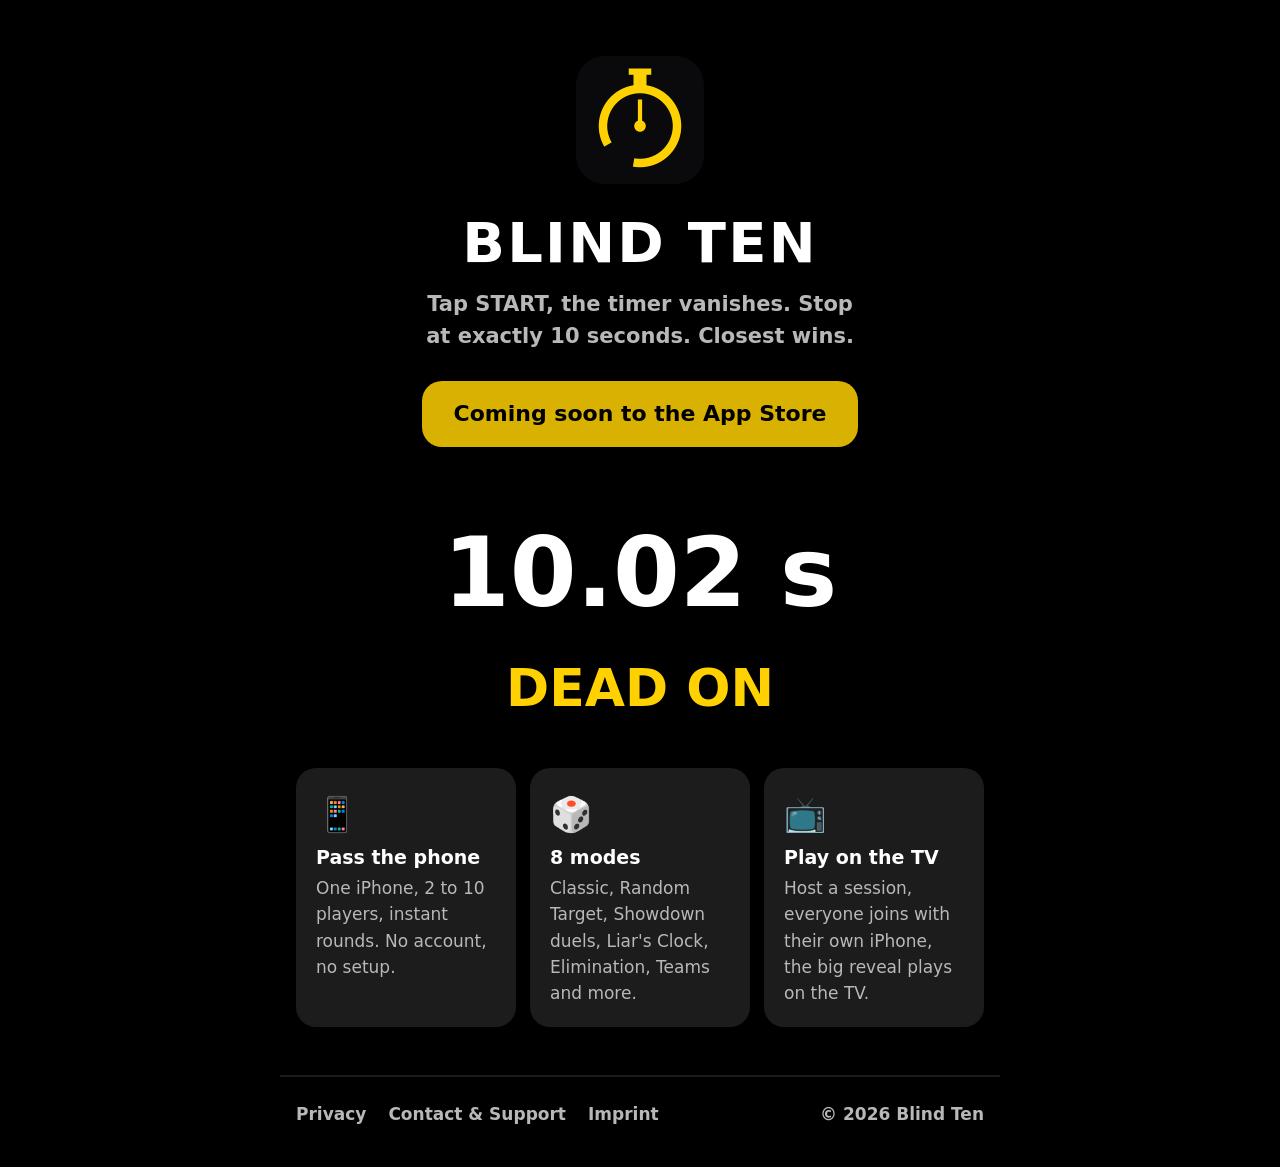
<file: website/index.html>
<!doctype html>
<html lang="en">
<head>
  <meta charset="utf-8">
  <meta name="viewport" content="width=device-width, initial-scale=1">
  <title>Blind Ten – the 10-second party game</title>
  <meta name="description" content="Tap START, the timer vanishes. Stop at exactly 10 seconds. Closest wins. A pass-the-phone party game for iPhone.">
  <link rel="icon" href="assets/favicon.png">
  <link rel="apple-touch-icon" href="assets/apple-touch-icon.png">
  <link rel="stylesheet" href="style.css">
</head>
<body>
  <main>
    <section class="hero">
      <img src="assets/icon.png" alt="">
      <h1>BLIND TEN</h1>
      <p class="tagline">Tap START, the timer vanishes. Stop at exactly 10 seconds. Closest wins.</p>
      <span class="button soon">Coming soon to the App Store</span>
    </section>

    <div class="dead-on" aria-hidden="true">
      <div class="time">10.02 s</div>
      <div class="tier">DEAD ON</div>
    </div>

    <section class="cards">
      <div class="card">
        <span class="big">📱</span>
        <h3>Pass the phone</h3>
        <p>One iPhone, 2 to 10 players, instant rounds. No account, no setup.</p>
      </div>
      <div class="card">
        <span class="big">🎲</span>
        <h3>8 modes</h3>
        <p>Classic, Random Target, Showdown duels, Liar's Clock, Elimination, Teams and more.</p>
      </div>
      <div class="card">
        <span class="big">📺</span>
        <h3>Play on the TV</h3>
        <p>Host a session, everyone joins with their own iPhone, the big reveal plays on the TV.</p>
      </div>
    </section>
  </main>

  <footer>
    <a href="privacy.html">Privacy</a>
    <a href="contact.html">Contact &amp; Support</a>
    <a href="imprint.html">Imprint</a>
    <span class="copy">© 2026 Blind Ten</span>
  </footer>
</body>
</html>
</file>
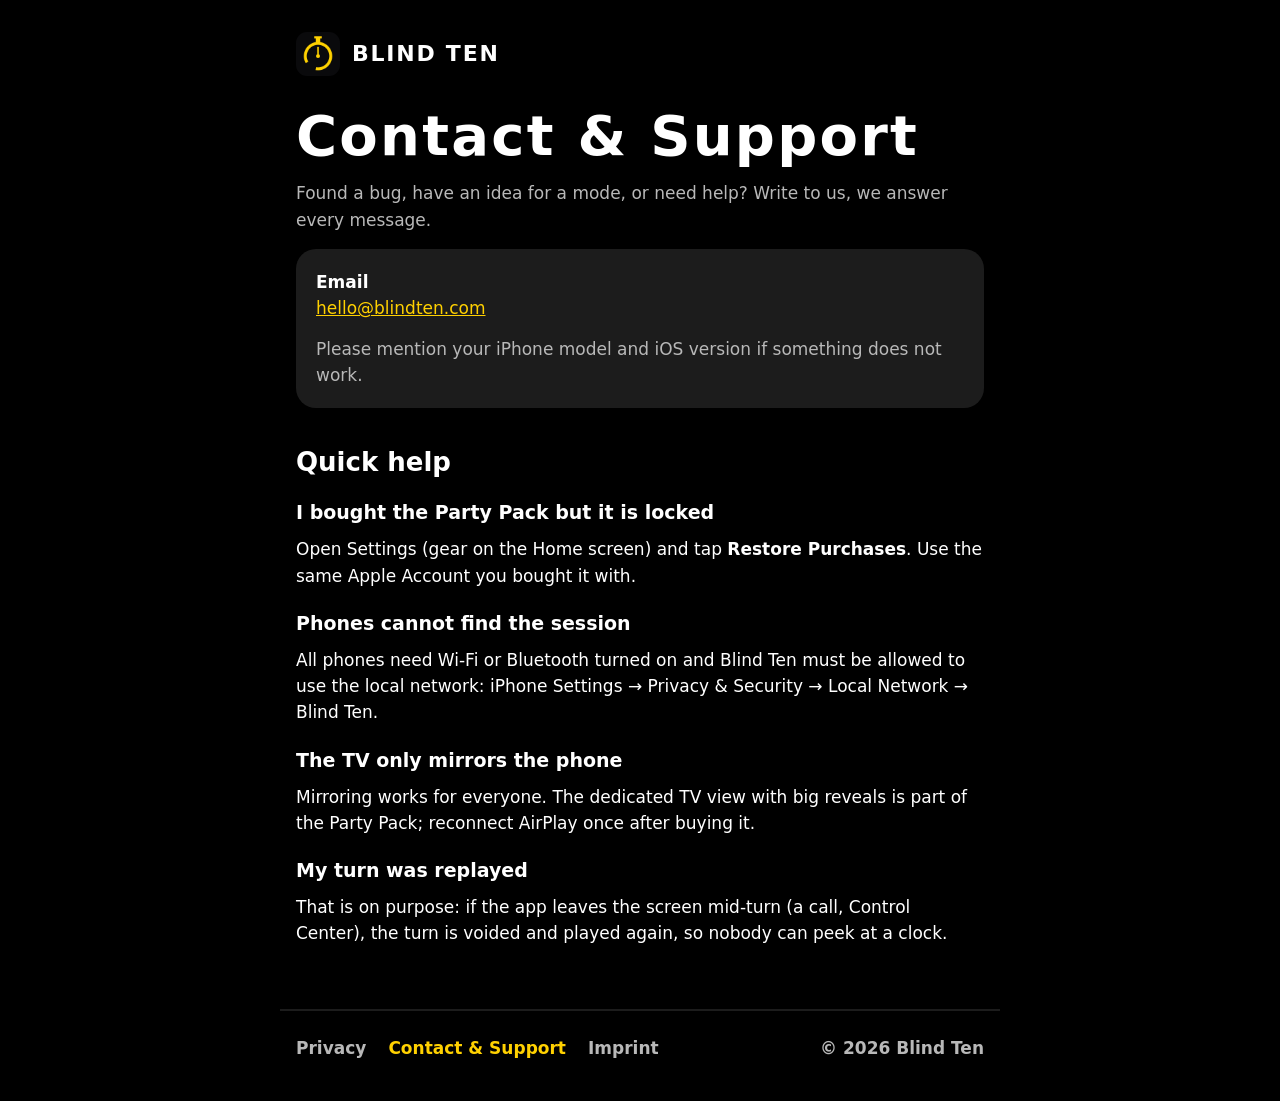
<file: website/contact.html>
<!doctype html>
<html lang="en">
<head>
  <meta charset="utf-8">
  <meta name="viewport" content="width=device-width, initial-scale=1">
  <title>Contact &amp; Support – Blind Ten</title>
  <link rel="icon" href="assets/favicon.png">
  <link rel="apple-touch-icon" href="assets/apple-touch-icon.png">
  <link rel="stylesheet" href="style.css">
</head>
<body>
  <main>
    <a class="brand" href="./"><img src="assets/icon.png" alt="">BLIND TEN</a>
    <h1>Contact &amp; Support</h1>
    <p class="tagline secondary">Found a bug, have an idea for a mode, or need help? Write to us, we answer every message.</p>

    <div class="panel">
      <p><strong>Email</strong><br><a href="mailto:hello@blindten.com?subject=Blind%20Ten">hello@blindten.com</a></p>
      <p class="secondary">Please mention your iPhone model and iOS version if something does not work.</p>
    </div>

    <h2>Quick help</h2>
    <h3>I bought the Party Pack but it is locked</h3>
    <p>Open Settings (gear on the Home screen) and tap <strong>Restore Purchases</strong>. Use the same Apple Account you bought it with.</p>

    <h3>Phones cannot find the session</h3>
    <p>All phones need Wi-Fi or Bluetooth turned on and Blind Ten must be allowed to use the local network: iPhone Settings → Privacy &amp; Security → Local Network → Blind Ten.</p>

    <h3>The TV only mirrors the phone</h3>
    <p>Mirroring works for everyone. The dedicated TV view with big reveals is part of the Party Pack; reconnect AirPlay once after buying it.</p>

    <h3>My turn was replayed</h3>
    <p>That is on purpose: if the app leaves the screen mid-turn (a call, Control Center), the turn is voided and played again, so nobody can peek at a clock.</p>

  </main>

  <footer>
    <a href="privacy.html">Privacy</a>
    <a href="contact.html" aria-current="page">Contact &amp; Support</a>
    <a href="imprint.html">Imprint</a>
    <span class="copy">© 2026 Blind Ten</span>
  </footer>
</body>
</html>
</file>
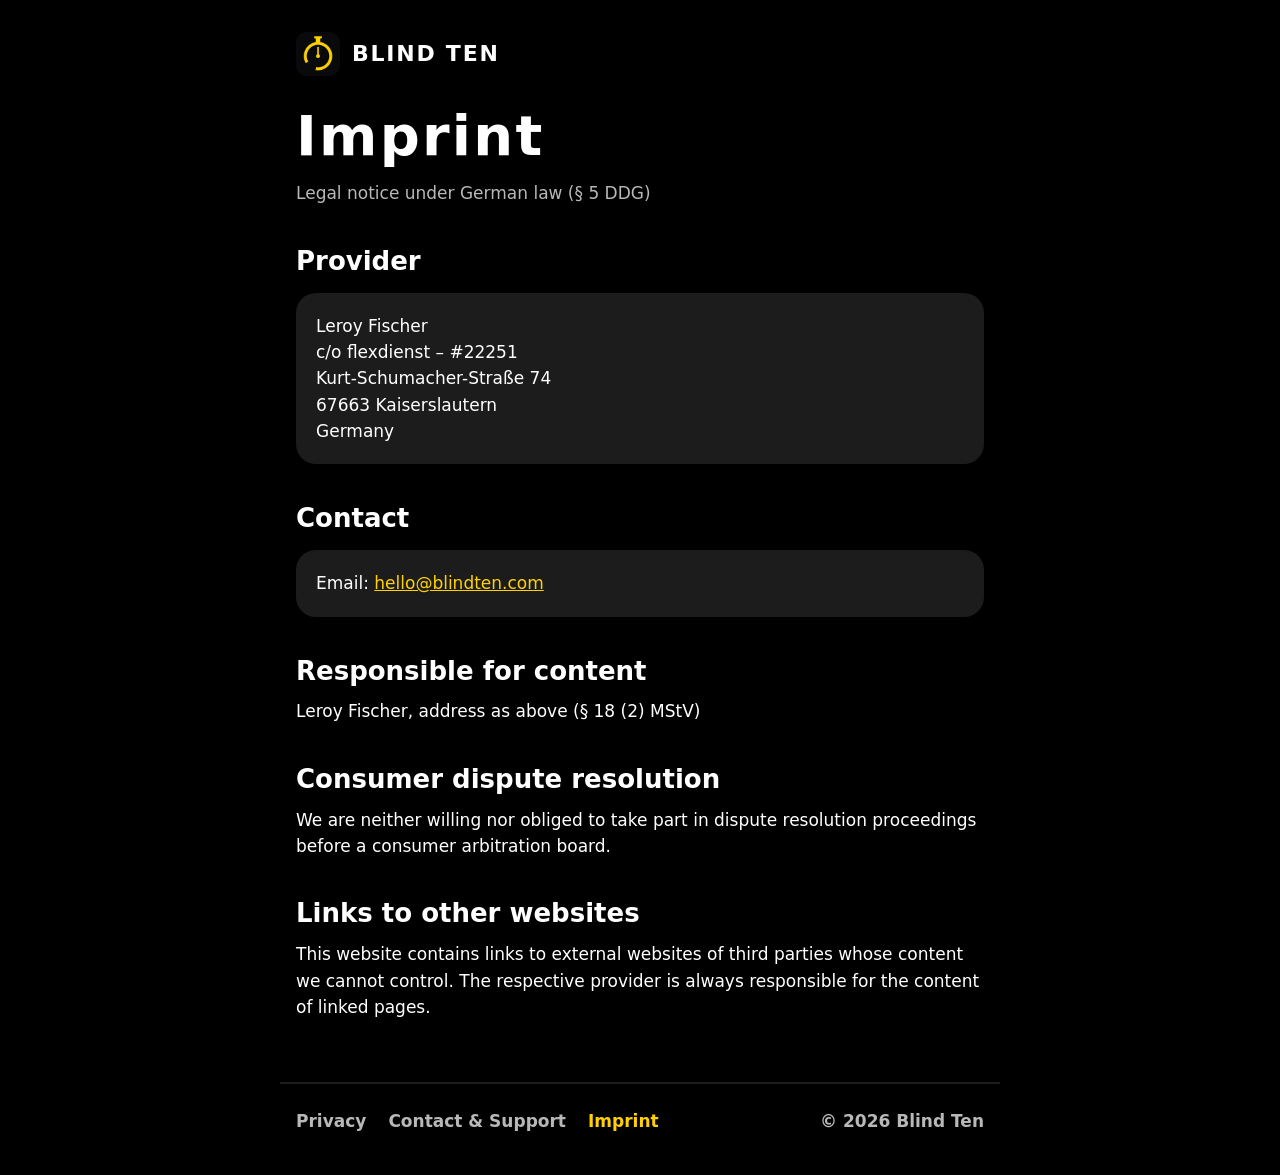
<file: website/imprint.html>
<!doctype html>
<html lang="en">
<head>
  <meta charset="utf-8">
  <meta name="viewport" content="width=device-width, initial-scale=1">
  <title>Imprint – Blind Ten</title>
  <link rel="icon" href="assets/favicon.png">
  <link rel="apple-touch-icon" href="assets/apple-touch-icon.png">
  <link rel="stylesheet" href="style.css">
</head>
<body>
  <main>
    <a class="brand" href="./"><img src="assets/icon.png" alt="">BLIND TEN</a>
    <h1>Imprint</h1>
    <p class="secondary">Legal notice under German law (§ 5 DDG)</p>

    <h2>Provider</h2>
    <div class="panel">
      <p>Leroy Fischer<br>c/o flexdienst – #22251<br>Kurt-Schumacher-Straße 74<br>67663 Kaiserslautern<br>Germany</p>
    </div>

    <h2>Contact</h2>
    <div class="panel">
      <p>Email: <a href="mailto:hello@blindten.com">hello@blindten.com</a></p>
    </div>

    <h2>Responsible for content</h2>
    <p>Leroy Fischer, address as above (§ 18 (2) MStV)</p>

    <h2>Consumer dispute resolution</h2>
    <p>We are neither willing nor obliged to take part in dispute resolution proceedings before a consumer arbitration board.</p>

    <h2>Links to other websites</h2>
    <p>This website contains links to external websites of third parties whose content we cannot control. The respective provider is always responsible for the content of linked pages.</p>
  </main>

  <footer>
    <a href="privacy.html">Privacy</a>
    <a href="contact.html">Contact &amp; Support</a>
    <a href="imprint.html" aria-current="page">Imprint</a>
    <span class="copy">© 2026 Blind Ten</span>
  </footer>
</body>
</html>
</file>
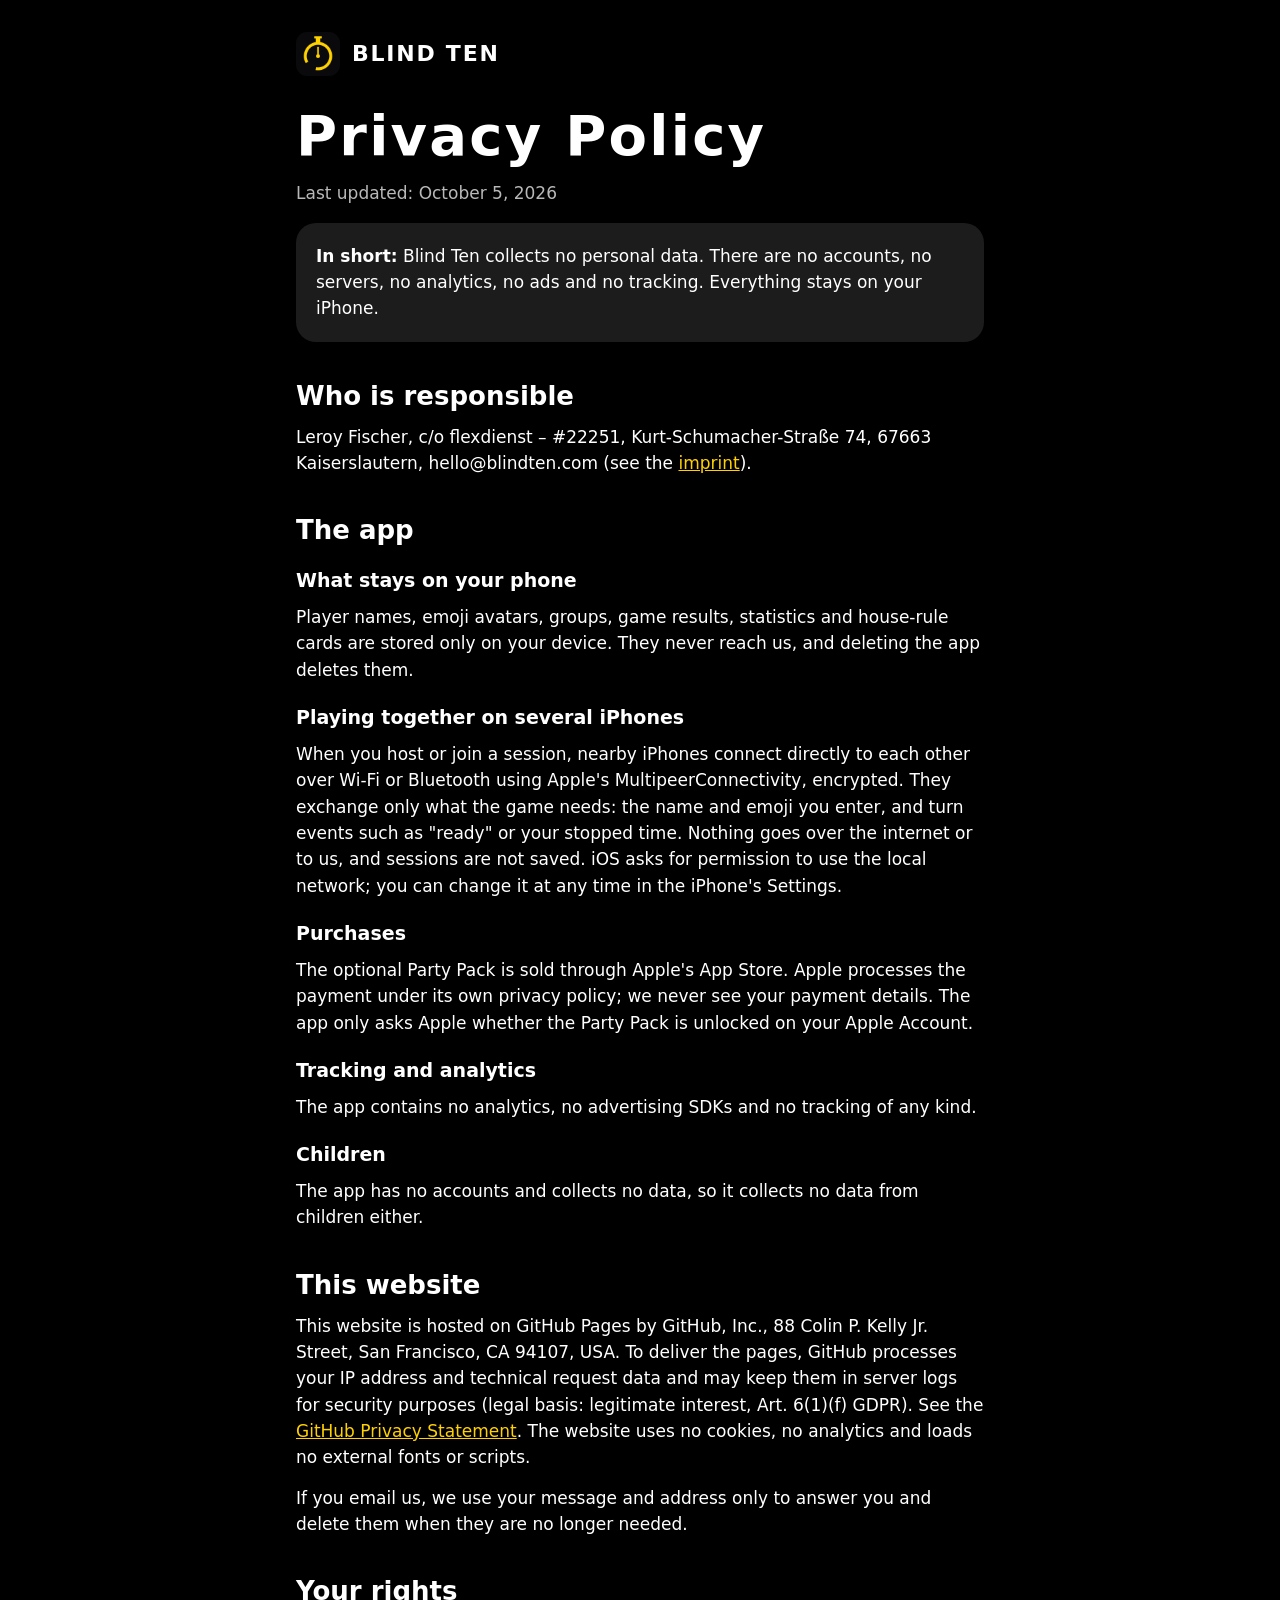
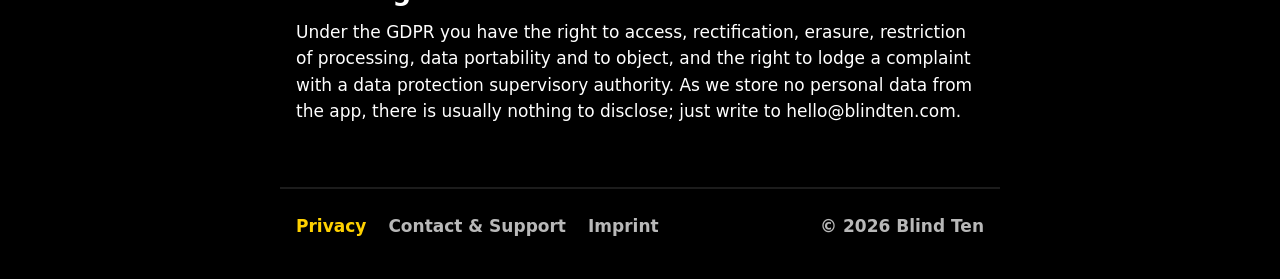
<file: website/privacy.html>
<!doctype html>
<html lang="en">
<head>
  <meta charset="utf-8">
  <meta name="viewport" content="width=device-width, initial-scale=1">
  <title>Privacy Policy – Blind Ten</title>
  <link rel="icon" href="assets/favicon.png">
  <link rel="apple-touch-icon" href="assets/apple-touch-icon.png">
  <link rel="stylesheet" href="style.css">
</head>
<body>
  <main>
    <a class="brand" href="./"><img src="assets/icon.png" alt="">BLIND TEN</a>

    <article>
      <h1>Privacy Policy</h1>
      <p class="secondary">Last updated: October 5, 2026</p>

      <div class="panel">
        <p><strong>In short:</strong> Blind Ten collects no personal data. There are no accounts, no servers, no analytics, no ads and no tracking. Everything stays on your iPhone.</p>
      </div>

      <h2>Who is responsible</h2>
      <p>Leroy Fischer, c/o flexdienst – #22251, Kurt-Schumacher-Straße 74, 67663 Kaiserslautern, hello@blindten.com (see the <a href="imprint.html">imprint</a>).</p>

      <h2>The app</h2>
      <h3>What stays on your phone</h3>
      <p>Player names, emoji avatars, groups, game results, statistics and house-rule cards are stored only on your device. They never reach us, and deleting the app deletes them.</p>

      <h3>Playing together on several iPhones</h3>
      <p>When you host or join a session, nearby iPhones connect directly to each other over Wi-Fi or Bluetooth using Apple's MultipeerConnectivity, encrypted. They exchange only what the game needs: the name and emoji you enter, and turn events such as "ready" or your stopped time. Nothing goes over the internet or to us, and sessions are not saved. iOS asks for permission to use the local network; you can change it at any time in the iPhone's Settings.</p>

      <h3>Purchases</h3>
      <p>The optional Party Pack is sold through Apple's App Store. Apple processes the payment under its own privacy policy; we never see your payment details. The app only asks Apple whether the Party Pack is unlocked on your Apple Account.</p>

      <h3>Tracking and analytics</h3>
      <p>The app contains no analytics, no advertising SDKs and no tracking of any kind.</p>

      <h3>Children</h3>
      <p>The app has no accounts and collects no data, so it collects no data from children either.</p>

      <h2>This website</h2>
      <p>This website is hosted on GitHub Pages by GitHub, Inc., 88 Colin P. Kelly Jr. Street, San Francisco, CA 94107, USA. To deliver the pages, GitHub processes your IP address and technical request data and may keep them in server logs for security purposes (legal basis: legitimate interest, Art. 6(1)(f) GDPR). See the <a href="https://docs.github.com/en/site-policy/privacy-policies/github-general-privacy-statement">GitHub Privacy Statement</a>. The website uses no cookies, no analytics and loads no external fonts or scripts.</p>
      <p>If you email us, we use your message and address only to answer you and delete them when they are no longer needed.</p>

      <h2>Your rights</h2>
      <p>Under the GDPR you have the right to access, rectification, erasure, restriction of processing, data portability and to object, and the right to lodge a complaint with a data protection supervisory authority. As we store no personal data from the app, there is usually nothing to disclose; just write to hello@blindten.com.</p>
    </article>

  </main>

  <footer>
    <a href="privacy.html" aria-current="page">Privacy</a>
    <a href="contact.html">Contact &amp; Support</a>
    <a href="imprint.html">Imprint</a>
    <span class="copy">© 2026 Blind Ten</span>
  </footer>
</body>
</html>
</file>
<file: website/style.css>
/* Blind Ten website: the app's dark, high-contrast look. No external fonts,
   scripts or trackers, so the pages load nothing from third parties. */
:root {
  --background: #000;
  --surface: #1c1c1c;
  --accent: #ffd100;
  --on-accent: #000;
  --text: #fff;
  --secondary: #b8b8b8;
  --rounded: ui-rounded, "SF Pro Rounded", "Nunito", "Varela Round", system-ui, -apple-system, "Segoe UI", sans-serif;
}

* { box-sizing: border-box; }

html { background: var(--background); color-scheme: dark; }

body {
  margin: 0;
  background: var(--background);
  color: var(--text);
  font: 500 17px/1.55 var(--rounded);
  -webkit-font-smoothing: antialiased;
}

main {
  max-width: 720px;
  margin: 0 auto;
  padding: 32px 16px 48px;
}

a { color: var(--accent); }

h1, h2, h3 { font-weight: 900; line-height: 1.15; margin: 0 0 12px; }
/* Long words must not push the page sideways on a phone. */
h1, h2, h3, p { hyphens: auto; -webkit-hyphens: auto; overflow-wrap: break-word; }
h1 { font-size: clamp(36px, 8vw, 56px); letter-spacing: 0.04em; }
h2 { font-size: 26px; margin-top: 40px; }
h3 { font-size: 19px; margin-top: 24px; }
p, ul { margin: 0 0 14px; }
.secondary { color: var(--secondary); }

/* Header with the logo, links back home on subpages */
.brand {
  display: inline-flex;
  align-items: center;
  gap: 12px;
  color: var(--text);
  text-decoration: none;
  font-weight: 900;
  font-size: 22px;
  letter-spacing: 0.08em;
  margin-bottom: 28px;
}
.brand img { width: 44px; height: 44px; border-radius: 11px; }

/* Home */
.hero { text-align: center; padding: 24px 0 8px; }
.hero img { width: 128px; height: 128px; border-radius: 29px; margin-bottom: 20px; }
.hero .tagline { font-size: 21px; font-weight: 700; color: var(--secondary); max-width: 30ch; margin: 0 auto 28px; }

.button {
  display: inline-block;
  min-height: 60px;
  padding: 16px 32px;
  border-radius: 20px;
  background: var(--accent);
  color: var(--on-accent);
  font-weight: 900;
  font-size: 22px;
  text-decoration: none;
}
.button.soon { opacity: 0.85; cursor: default; }

.cards { display: grid; gap: 14px; margin-top: 40px; }
@media (min-width: 640px) { .cards { grid-template-columns: repeat(3, 1fr); } }
.card {
  background: var(--surface);
  border-radius: 20px;
  padding: 20px;
}
.card .big { font-size: 34px; display: block; margin-bottom: 6px; }
.card h3 { margin: 0 0 6px; }
.card p { margin: 0; color: var(--secondary); }

.dead-on {
  margin: 44px auto 0;
  text-align: center;
}
.dead-on .time { font-size: clamp(56px, 16vw, 96px); font-weight: 900; font-variant-numeric: tabular-nums; }
.dead-on .tier { font-size: clamp(32px, 9vw, 52px); font-weight: 900; color: var(--accent); }

/* Text pages */
.panel {
  background: var(--surface);
  border-radius: 20px;
  padding: 20px;
  margin: 16px 0;
}
.panel p:last-child, .panel ul:last-child { margin-bottom: 0; }
hr { border: 0; border-top: 2px solid var(--surface); margin: 48px 0 8px; }

footer {
  max-width: 720px;
  margin: 0 auto;
  padding: 24px 16px 40px;
  border-top: 2px solid var(--surface);
  display: flex;
  flex-wrap: wrap;
  gap: 8px 22px;
  color: var(--secondary);
  font-weight: 700;
}
footer a { color: var(--secondary); text-decoration: none; }
footer a:hover, footer a[aria-current="page"] { color: var(--accent); }
footer .copy { margin-left: auto; }
</file>
